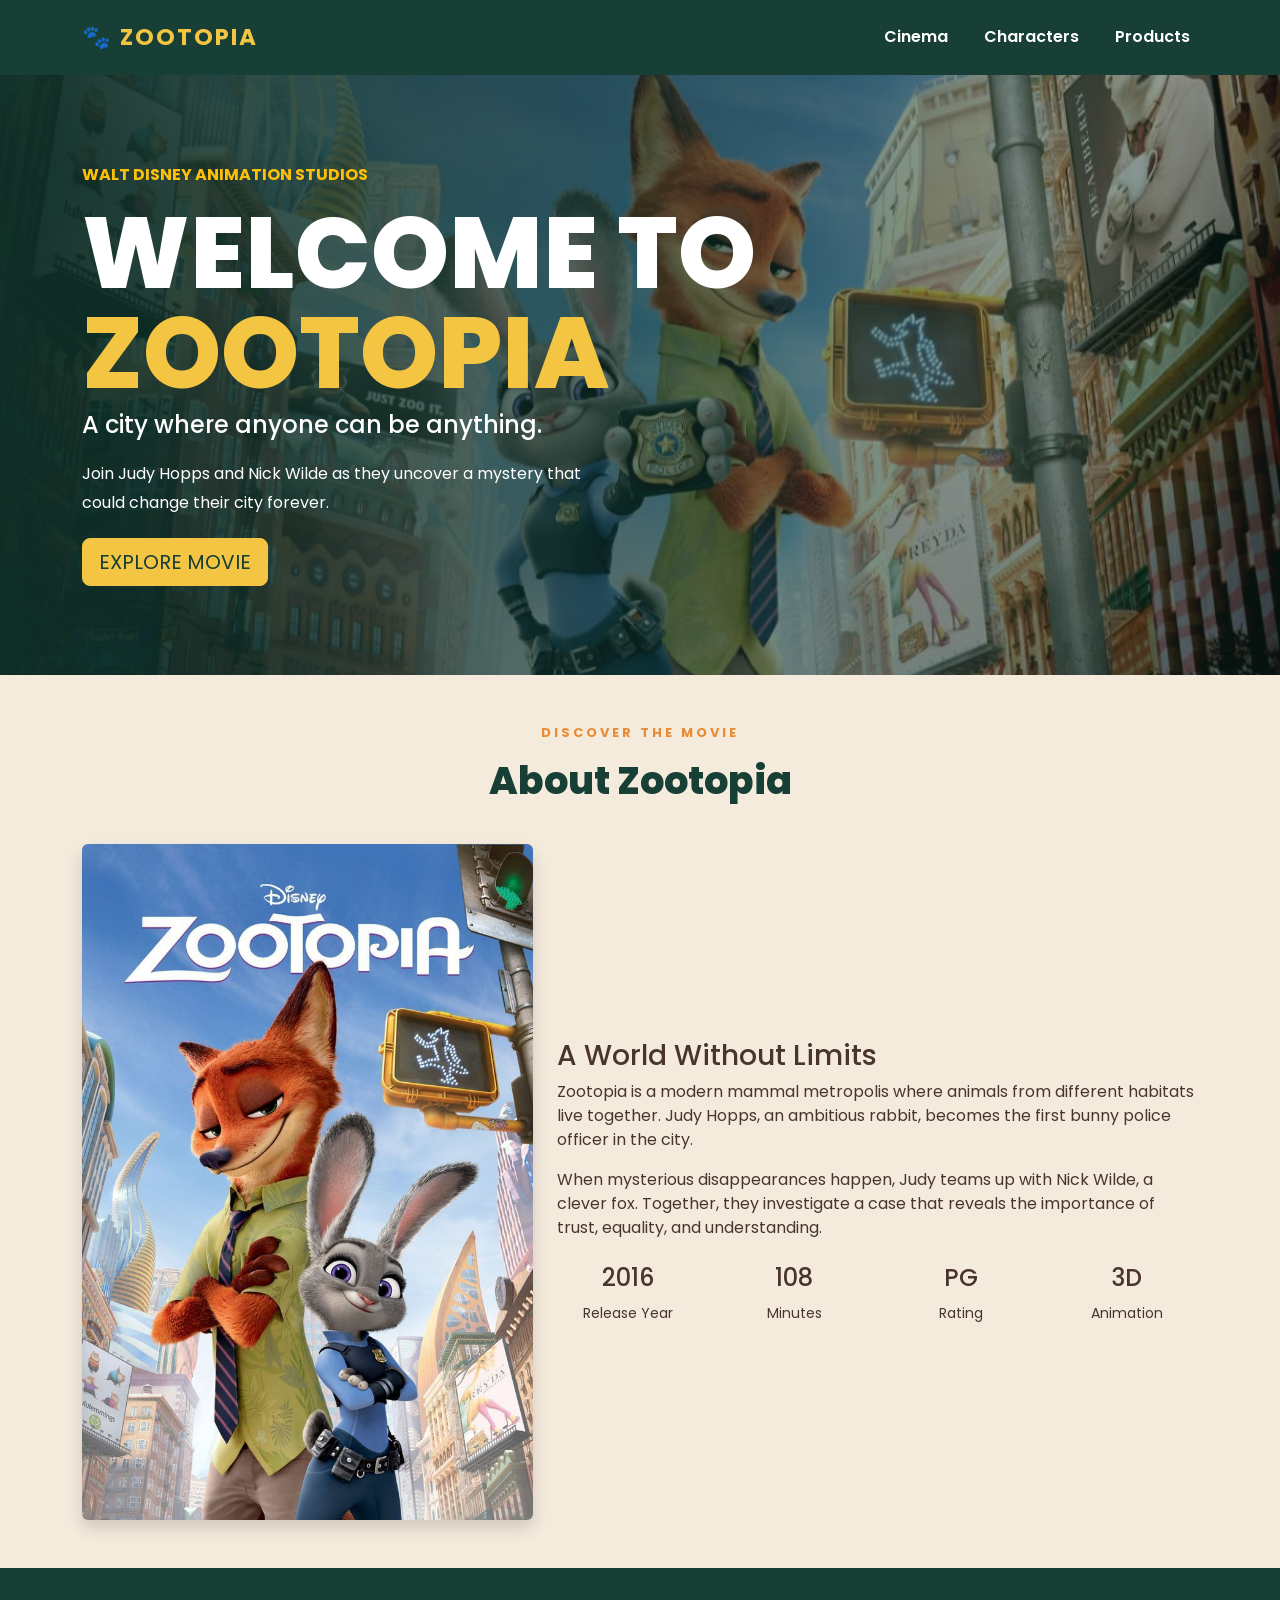
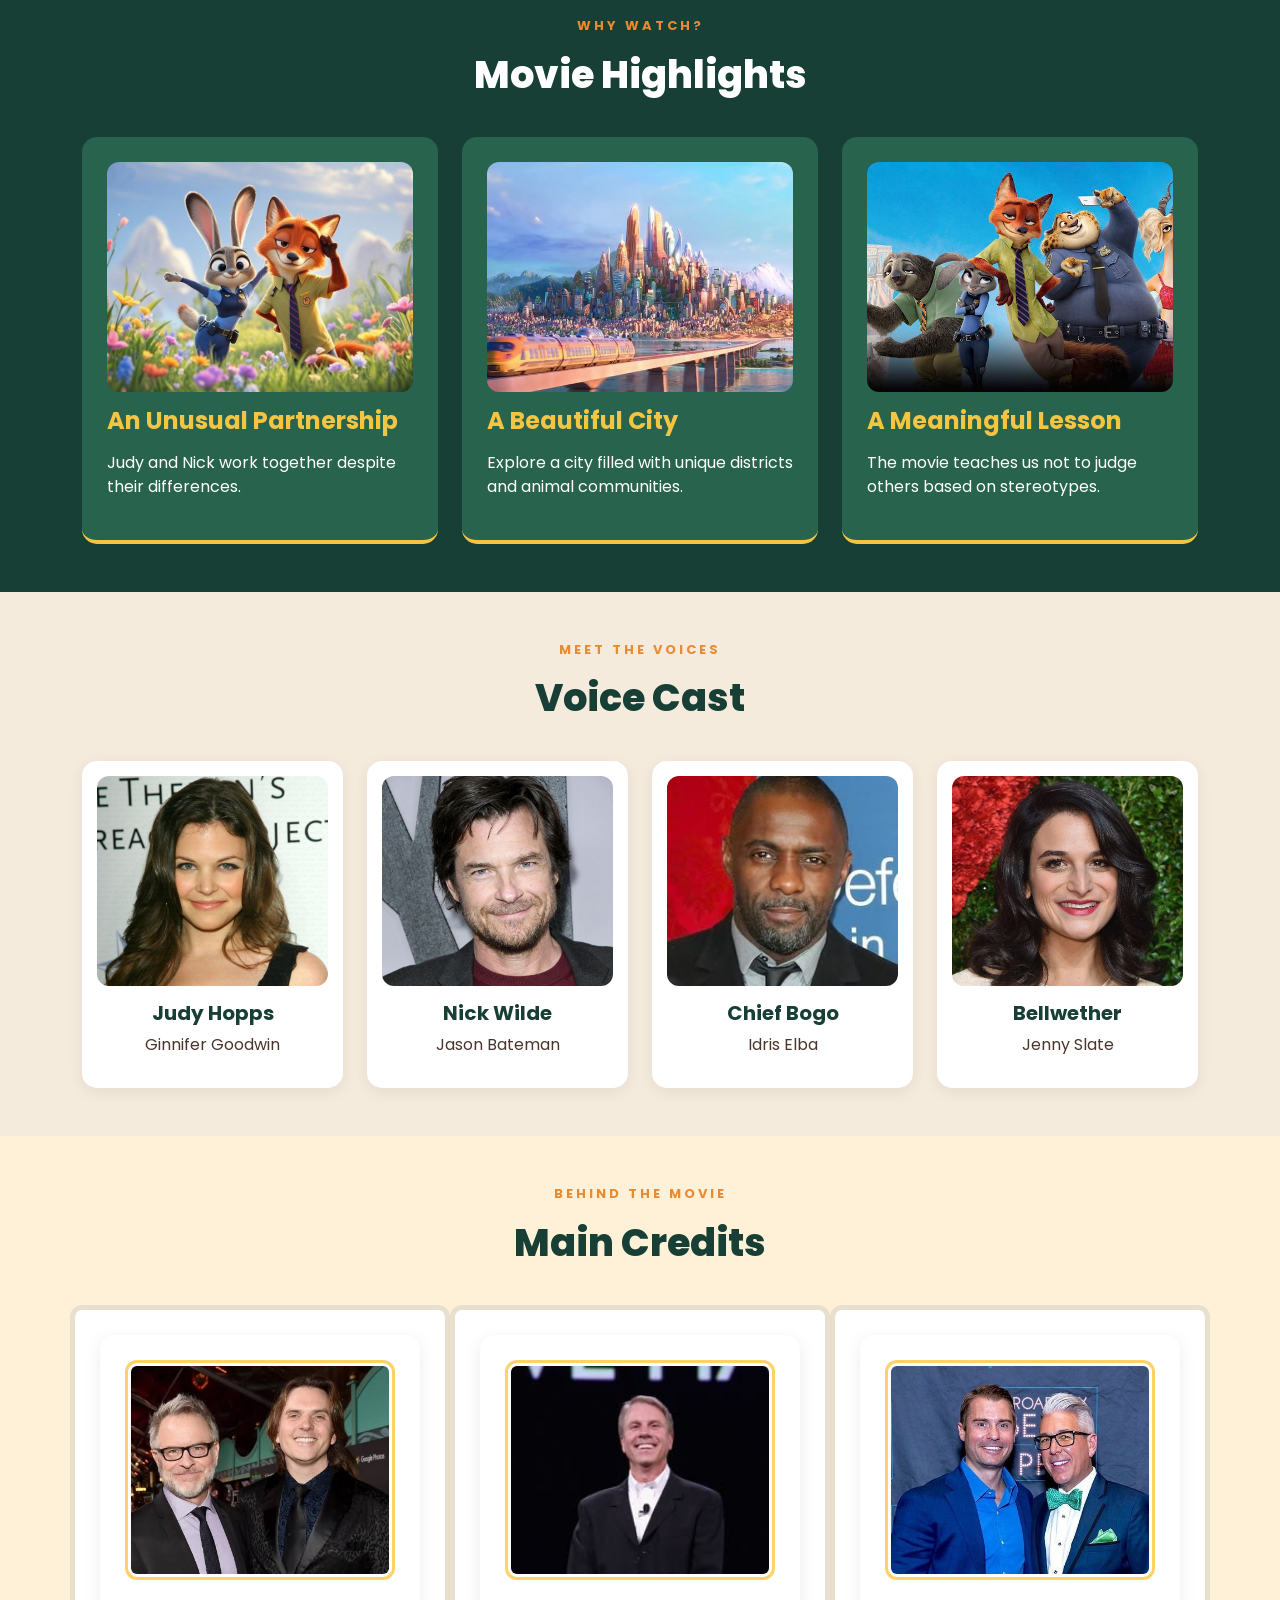
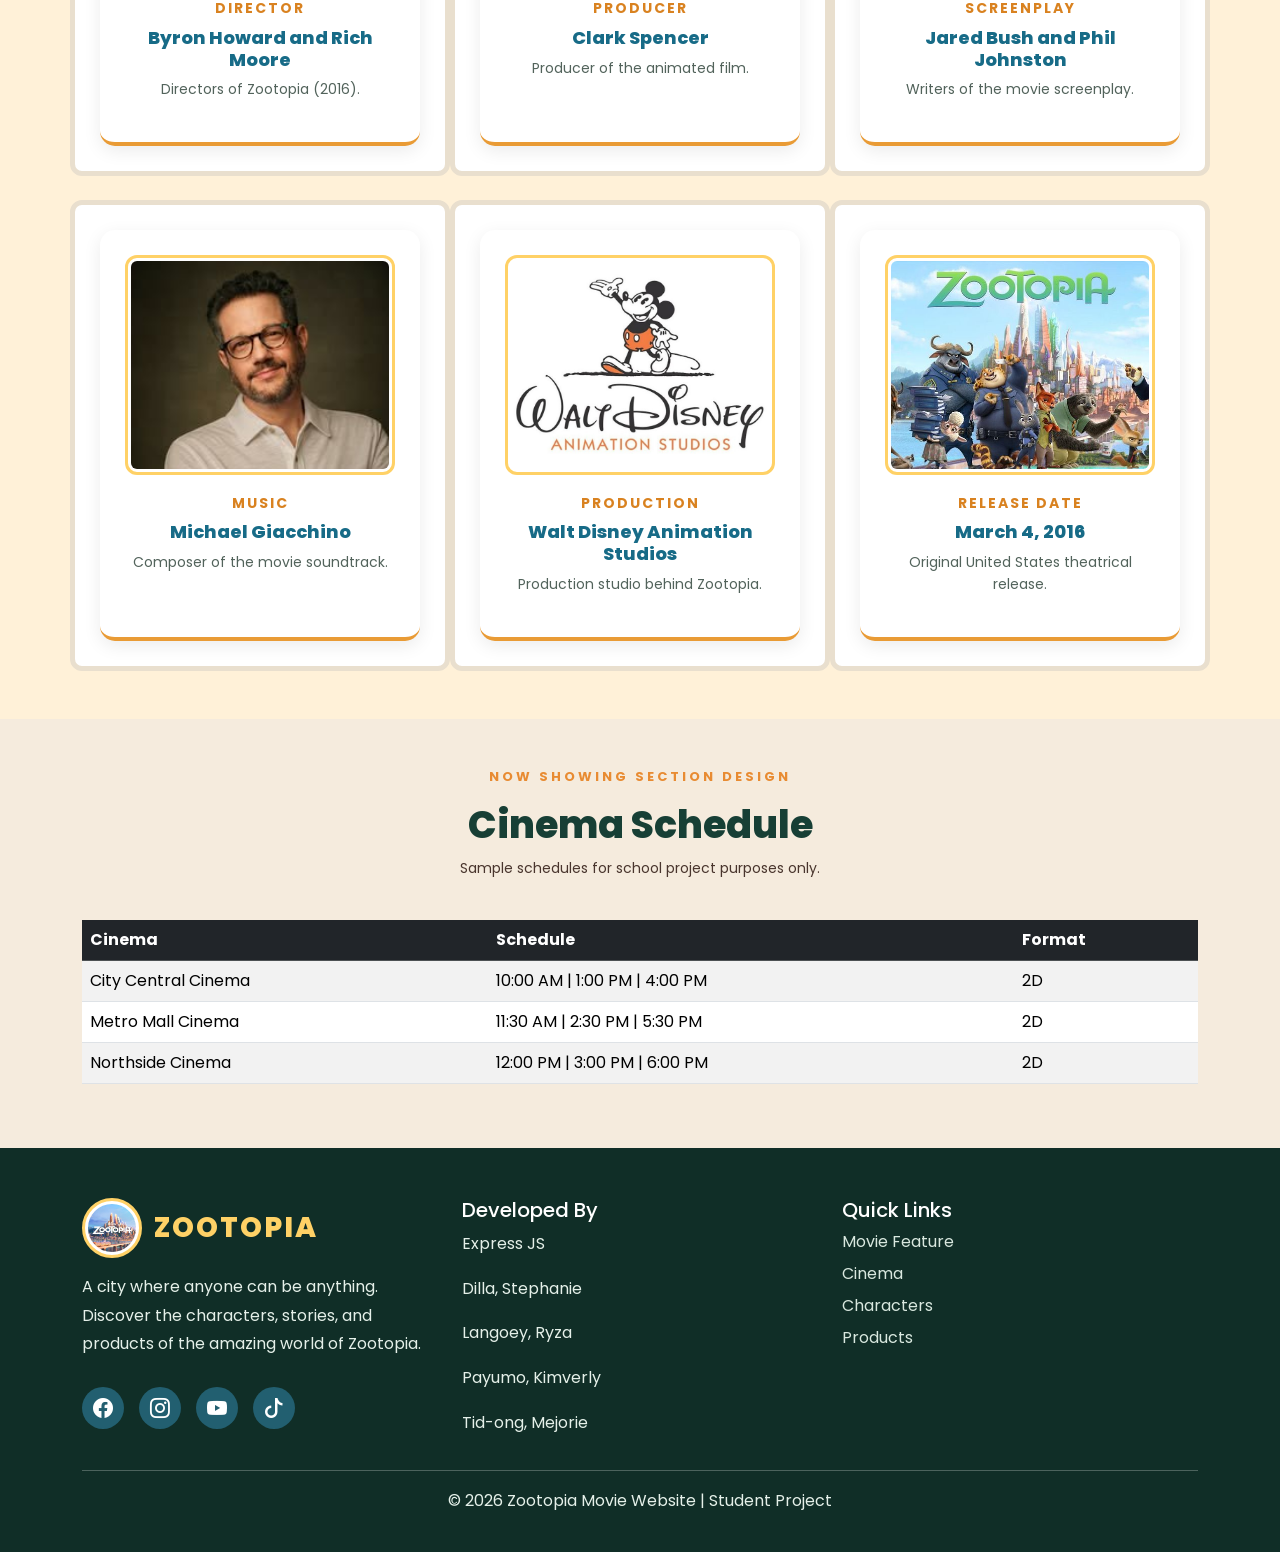
<file: index.html>
<!DOCTYPE html>
<html lang="en">

<head>
    <meta charset="UTF-8">
    <meta name="viewport" content="width=device-width, initial-scale=1.0">

    <title>Zootopia | Official Movie Fan Page</title>

    <!-- Bootstrap CSS -->
    <link href="https://cdn.jsdelivr.net/npm/bootstrap@5.3.3/dist/css/bootstrap.min.css" rel="stylesheet">

    <!-- Bootstrap Icons -->
    <link rel="stylesheet" href="https://cdn.jsdelivr.net/npm/bootstrap-icons@1.11.3/font/bootstrap-icons.min.css">

    <!-- Custom CSS -->
    <link rel="stylesheet" href="rsc/css/style.css">

</head>

<body>

<!-- NAVBAR -->
<nav class="navbar navbar-expand-lg navbar-dark">
    <div class="container">
        <a class="navbar-brand fw-bold" href="index.html">
            🐾 ZOOTOPIA
        </a>

        <button class="navbar-toggler" data-bs-toggle="collapse" data-bs-target="#menu">
            <span class="navbar-toggler-icon"></span>
        </button>

        <div class="collapse navbar-collapse" id="menu">
            <ul class="navbar-nav ms-auto">
                <li class="nav-item">
                    <a class="nav-link" href="#cinema">Cinema</a>
                </li>
                <li class="nav-item">
                    <a class="nav-link" href="character.html">Characters</a>
                </li>
                <li class="nav-item">
                    <a class="nav-link" href="products.html">Products</a>
                </li>
            </ul>
        </div>
    </div>
</nav>

<!-- HERO -->
<header class="hero">
    <div class="container">
        <p class="text-warning fw-bold">WALT DISNEY ANIMATION STUDIOS</p>

        <h1>WELCOME TO<br>
            <span>ZOOTOPIA</span>
        </h1>

        <h4>A city where anyone can be anything.</h4>

        <p class="hero-description">
            Join Judy Hopps and Nick Wilde as they uncover
            a mystery that could change their city forever.
        </p>

        <a href="#movie" class="btn btn-warning btn-lg">
            EXPLORE MOVIE
        </a>
    </div>
</header>

<!-- MOVIE INFORMATION -->
<section class="container py-5" id="movie">
    <div class="section-title">
        <p>DISCOVER THE MOVIE</p>
        <h2>About Zootopia</h2>
    </div>

    <div class="row align-items-center g-4">

        <div class="col-md-5">
            <img src="media/img/zootopia-poster.jpg"
                 class="img-fluid rounded shadow"
                 alt="Zootopia Movie Poster">
        </div>

        <div class="col-md-7">
            <h3>A World Without Limits</h3>

            <p>
                Zootopia is a modern mammal metropolis where
                animals from different habitats live together.
                Judy Hopps, an ambitious rabbit, becomes the
                first bunny police officer in the city.
            </p>

            <p>
                When mysterious disappearances happen,
                Judy teams up with Nick Wilde, a clever fox.
                Together, they investigate a case that reveals
                the importance of trust, equality, and understanding.
            </p>

            <div class="row text-center mt-4">
                <div class="col-6 col-md-3">
                    <h4>2016</h4>
                    <small>Release Year</small>
                </div>

                <div class="col-6 col-md-3">
                    <h4>108</h4>
                    <small>Minutes</small>
                </div>

                <div class="col-6 col-md-3">
                    <h4>PG</h4>
                    <small>Rating</small>
                </div>

                <div class="col-6 col-md-3">
                    <h4>3D</h4>
                    <small>Animation</small>
                </div>
            </div>
        </div>
    </div>
</section>

<!-- HIGHLIGHTS -->
<section class="highlights py-5">
    <div class="container">
        <div class="section-title">
            <p>WHY WATCH?</p>
            <h2>Movie Highlights</h2>
        </div>

        <div class="row g-4">

            <div class="col-md-4">
                <div class="highlight-card">
                    <img src="media/img/judy-nick.jpg">
                    <h4>An Unusual Partnership</h4>
                    <p>
                        Judy and Nick work together despite
                        their differences.
                    </p>
                </div>
            </div>

            <div class="col-md-4">
                <div class="highlight-card">
                    <img src="media/img/zootopia-city.jpg">
                    <h4>A Beautiful City</h4>
                    <p>
                        Explore a city filled with unique
                        districts and animal communities.
                    </p>
                </div>
            </div>

            <div class="col-md-4">
                <div class="highlight-card">
                    <img src="media/img/love.jpg">
                    <h4>A Meaningful Lesson</h4>
                    <p>
                        The movie teaches us not to judge
                        others based on stereotypes.
                    </p>
                </div>
            </div>

        </div>
    </div>
</section>

<!-- VOICE CAST -->
<section class="container py-5">
    <div class="section-title">
        <p>MEET THE VOICES</p>
        <h2>Voice Cast</h2>
    </div>

    <div class="row g-4 text-center">

        <div class="col-6 col-md-3">
            <div class="cast-card">
                <img src="media/img/Ginnifer Goodwin.jpg" alt="Judy Hopps">
                <h5>Judy Hopps</h5>
                <p>Ginnifer Goodwin</p>
            </div>
        </div>

        <div class="col-6 col-md-3">
            <div class="cast-card">
                <img src="media/img/Jason Bateman.jpg" alt="Nick Wilde">
                <h5>Nick Wilde</h5>
                <p>Jason Bateman</p>
            </div>
        </div>

        <div class="col-6 col-md-3">
            <div class="cast-card">
                <img src="media/img/Idris Elba.jpg" alt="Chief Bogo">
                <h5>Chief Bogo</h5>
                <p>Idris Elba</p>
            </div>
        </div>

        <div class="col-6 col-md-3">
            <div class="cast-card">
                <img src="media/img/Jenny Slate.jpg" alt="Bellwether">
                <h5>Bellwether</h5>
                <p>Jenny Slate</p>
            </div>
        </div>

    </div>
</section>


<!-- MAIN CREDITS -->
<section class="credits py-5">

    <div class="container">

        <div class="section-title">
            <p>BEHIND THE MOVIE</p>
            <h2>Main Credits</h2>
        </div>

        <div class="row g-4">

            <!-- DIRECTOR -->
            <div class="col-md-4">
                <div class="credit-card">
                    <img src="media/img/director.jpg"
                         alt="Zootopia Director">

                    <h5>Director</h5>
                    <h4>Byron Howard and Rich Moore</h4>
                    <p>Directors of Zootopia (2016).</p>
                </div>
            </div>

            <!-- PRODUCER -->
            <div class="col-md-4">
                <div class="credit-card">
                    <img src="media/img/producer.jpg"
                         alt="Zootopia Producer">

                    <h5>Producer</h5>
                    <h4>Clark Spencer</h4>
                    <p>Producer of the animated film.</p>
                </div>
            </div>

            <!-- SCREENPLAY -->
            <div class="col-md-4">
                <div class="credit-card">
                    <img src="media/img/screen-play.jpg"
                         alt="Zootopia Screenwriter">

                    <h5>Screenplay</h5>
                    <h4>Jared Bush and Phil Johnston</h4>
                    <p>Writers of the movie screenplay.</p>
                </div>
            </div>

            <!-- MUSIC -->
            <div class="col-md-4">
                <div class="credit-card">
                    <img src="media/img/composer.jpg"
                         alt="Zootopia Composer">

                    <h5>Music</h5>
                    <h4>Michael Giacchino</h4>
                    <p>Composer of the movie soundtrack.</p>
                </div>
            </div>

            <!-- PRODUCTION -->
            <div class="col-md-4">
                <div class="credit-card">
                    <img src="media/img/disney-studios.jpg"
                         alt="Walt Disney Animation Studios">

                    <h5>Production</h5>
                    <h4>Walt Disney Animation Studios</h4>
                    <p>Production studio behind Zootopia.</p>
                </div>
            </div>

            <!-- RELEASE DATE -->
            <div class="col-md-4">
                <div class="credit-card">
                    <img src="media/img/poster.jpg"
                         alt="Zootopia Movie Poster">

                    <h5>Release Date</h5>
                    <h4>March 4, 2016</h4>
                    <p>Original United States theatrical release.</p>
                </div>
            </div>

        </div>
    </div>
</section>


<!-- CINEMA -->
<section class="container py-5" id="cinema">
    <div class="section-title">
        <p>NOW SHOWING SECTION DESIGN</p>
        <h2>Cinema Schedule</h2>
        <small>Sample schedules for school project purposes only.</small>
    </div>

    <div class="table-responsive">
        <table class="table table-striped table-hover">
            <thead class="table-dark">
                <tr>
                    <th>Cinema</th>
                    <th>Schedule</th>
                    <th>Format</th>
                </tr>
            </thead>

            <tbody>
                <tr>
                    <td>City Central Cinema</td>
                    <td>10:00 AM | 1:00 PM | 4:00 PM</td>
                    <td>2D</td>
                </tr>

                <tr>
                    <td>Metro Mall Cinema</td>
                    <td>11:30 AM | 2:30 PM | 5:30 PM</td>
                    <td>2D</td>
                </tr>

                <tr>
                    <td>Northside Cinema</td>
                    <td>12:00 PM | 3:00 PM | 6:00 PM</td>
                    <td>2D</td>
                </tr>
            </tbody>
        </table>
    </div>
</section>

<!-- FOOTER -->
<footer class="footer">
    <div class="container">
        <div class="row g-4">

            
<div class="col-md-4">

    <!-- WEBSITE LOGO -->
    <div class="footer-brand">
        <img src="media/img/zootopia-logo.jpg"
             alt="Zootopia Logo">

        <h3>ZOOTOPIA</h3>
    </div>

    <!-- DESCRIPTION -->
    <p>
        A city where anyone can be anything.
        Discover the characters, stories, and products
        of the amazing world of Zootopia.
    </p>

    <!-- SOCIAL MEDIA -->
    <div class="social-links">

        <a href="https://www.facebook.com/"
           target="_blank" aria-label="Facebook">
            <i class="bi bi-facebook"></i>
        </a>

        <a href="https://www.instagram.com/"
           target="_blank" aria-label="Instagram">
            <i class="bi bi-instagram"></i>
        </a>

        <a href="https://www.youtube.com/"
           target="_blank" aria-label="YouTube">
            <i class="bi bi-youtube"></i>
        </a>

        <a href="https://www.tiktok.com/"
           target="_blank" aria-label="TikTok">
            <i class="bi bi-tiktok"></i>
        </a>

    </div>

</div>

            <div class="col-md-4">
                <h5>Developed By</h5>
                <p>Express JS</p>
                <p>Dilla, Stephanie</p>
                <p>Langoey, Ryza</p>
                <p>Payumo, Kimverly</p>
                <p>Tid-ong, Mejorie</p>
            </div>

            <div class="col-md-4">
                <h5>Quick Links</h5>
                <a href="#movie">Movie Feature</a>
                <a href="#cinema">Cinema</a>
                <a href="character.html">Characters</a>
                <a href="products.html">Products</a>
            </div>

        </div>

        <hr>
        <p class="text-center">
            © 2026 Zootopia Movie Website | Student Project
        </p>
    </div>
</footer>

<script src="https://cdn.jsdelivr.net/npm/bootstrap@5.3.3/dist/js/bootstrap.bundle.min.js"></script>

</body>
</html>
</file>
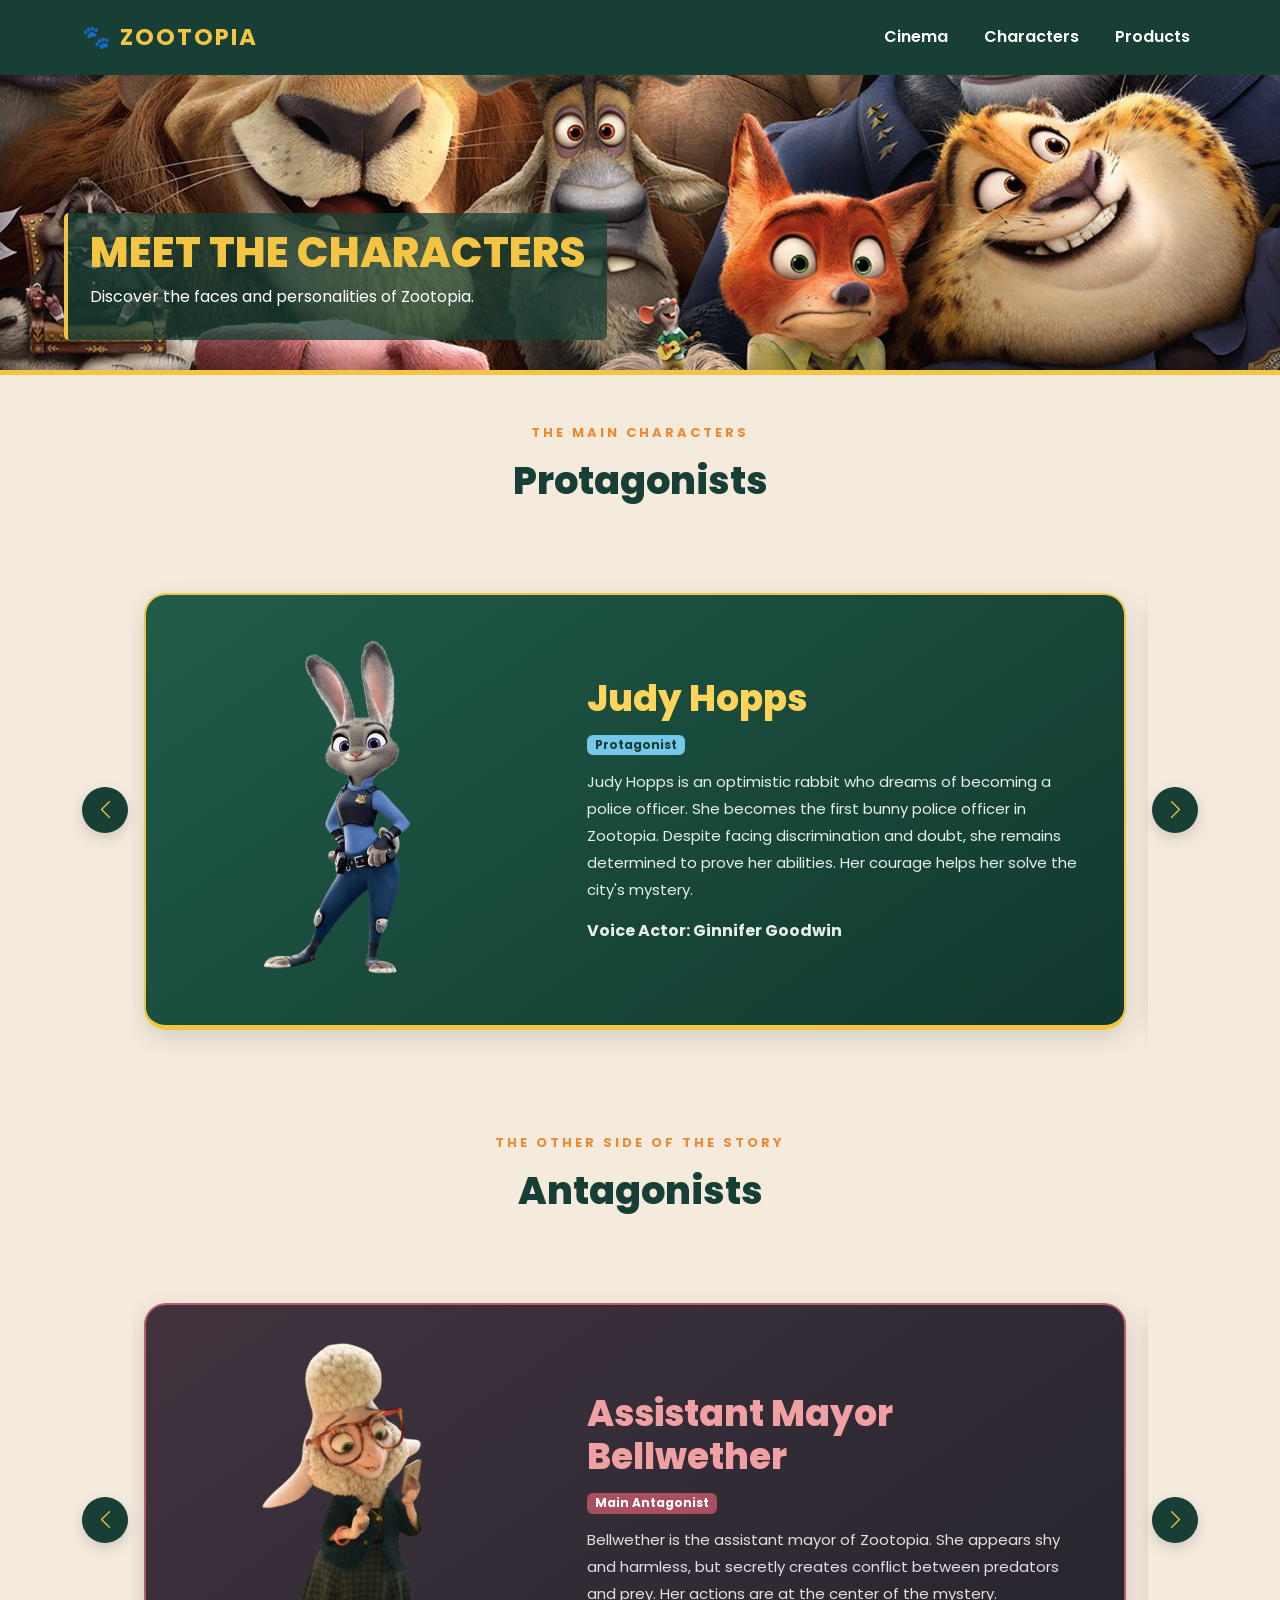
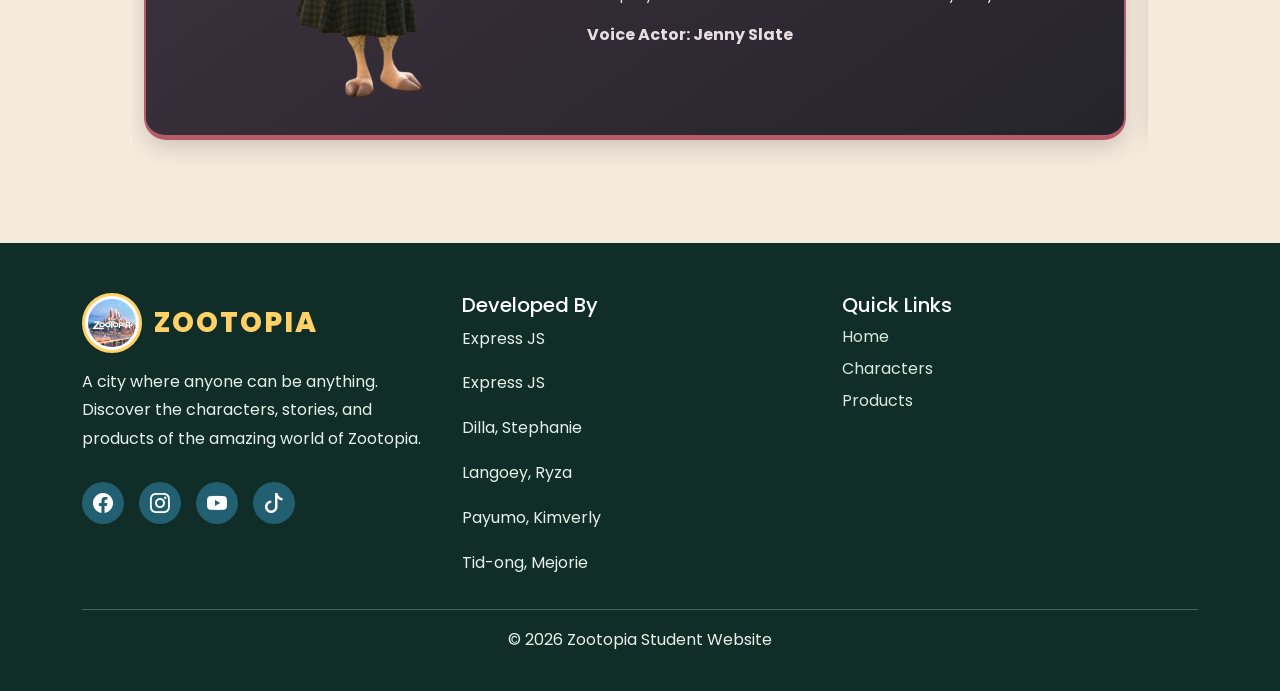
<file: character.html>
<!DOCTYPE html>
<html lang="en">
<head>
    <meta charset="UTF-8">
    <meta name="viewport" content="width=device-width, initial-scale=1.0">

    <title>Zootopia | Official Movie Fan Page</title>

    <!-- Bootstrap CSS -->
    <link href="https://cdn.jsdelivr.net/npm/bootstrap@5.3.3/dist/css/bootstrap.min.css" rel="stylesheet">

    <!-- Bootstrap Icons -->
    <link rel="stylesheet" href="https://cdn.jsdelivr.net/npm/bootstrap-icons@1.11.3/font/bootstrap-icons.min.css">

    <!-- Custom CSS -->
    <link rel="stylesheet" href="rsc/css/style.css">

</head>

<body>

<nav class="navbar navbar-expand-lg navbar-dark">
    <div class="container">
        <a class="navbar-brand fw-bold" href="index.html">🐾 ZOOTOPIA</a>
        <button class="navbar-toggler" data-bs-toggle="collapse" data-bs-target="#menu">
            <span class="navbar-toggler-icon"></span>
        </button>

        <div class="collapse navbar-collapse" id="menu">
            <ul class="navbar-nav ms-auto">
                <li><a class="nav-link" href="index.html#cinema">Cinema</a></li>
                <li><a class="nav-link active" href="characters.html">Characters</a></li>
                <li><a class="nav-link" href="products.html">Products</a></li>
            </ul>
        </div>
    </div>
</nav>

<header class="character-banner">
    <img src="media/characters/zootopia.jpg"
         alt="Zootopia characters"
         class="character-banner-image">

    <div class="character-banner-overlay">
        <h1>MEET THE CHARACTERS</h1>
        <p>Discover the faces and personalities of Zootopia.</p>
    </div>
</header>

<main class="container py-5">

    <div class="section-title">
        <p>THE MAIN CHARACTERS</p>
        <h2>Protagonists</h2>
    </div>

    <div class="character-slider">

        <button class="slider-btn prev" onclick="slideCharacters('protagonistTrack', -1)">
            <i class="bi bi-chevron-left"></i>
        </button>

        <div class="row g-4 character-slider-track" id="protagonistTrack">

        <div class="col-md-6 character-slide">
            <div class="character-card">
                <img src="media/characters/Judy-Hopps.png" alt="Judy-Hopps">
                <div>
                    <h3>Judy Hopps</h3>
                    <span class="badge bg-primary">Protagonist</span>
                    <p>
                        Judy Hopps is an optimistic rabbit who dreams
                        of becoming a police officer. She becomes the
                        first bunny police officer in Zootopia.
                        Despite facing discrimination and doubt,
                        she remains determined to prove her abilities.
                        Her courage helps her solve the city's mystery.
                    </p>
                    <b>Voice Actor: Ginnifer Goodwin</b>
                </div>
            </div>
        </div>

        <div class="col-md-6 character-slide">
            <div class="character-card">
                <img src="media/characters/Nick-Wilde.png" alt="Nick-Wilde">
                <div>
                    <h3>Nick Wilde</h3>
                    <span class="badge bg-primary">Protagonist</span>
                    <p>
                        Nick Wilde is a clever fox known for his
                        sarcastic personality and street smarts.
                        He initially works as a small-time con artist.
                        He later becomes Judy's partner in investigating
                        the missing mammals case. Through their journey,
                        Nick learns to trust others.
                    </p>
                    <b>Voice Actor: Jason Bateman</b>
                </div>
            </div>
        </div>

        <div class="col-md-6 character-slide">
            <div class="character-card">
                <img src="media/characters/Chief-Bogo.png" alt="Chief-Bogo">
                <div>
                    <h3>Chief Bogo</h3>
                    <span class="badge bg-secondary">Supporting</span>
                    <p>
                        Chief Bogo is the head of the Zootopia Police
                        Department. He is strict, serious, and initially
                        doubts Judy's abilities. He eventually recognizes
                        the importance of her investigation.
                    </p>
                    <b>Voice Actor: Idris Elba</b>
                </div>
            </div>
        </div>

        <div class="col-md-6 character-slide">
            <div class="character-card">
                <img src="media/characters/Gazelle.png" alt="Gazelle">
                <div>
                    <h3>Gazelle</h3>
                    <span class="badge bg-secondary">Supporting</span>
                    <p>
                        Gazelle is a famous pop star in Zootopia.
                        She uses her popularity to promote peace,
                        equality, and understanding among the
                        different animal communities.
                    </p>
                    <b>Voice Actor: Shakira</b>
                </div>
            </div>
        </div>

    </div>

        <button class="slider-btn next" onclick="slideCharacters('protagonistTrack', 1)">
            <i class="bi bi-chevron-right"></i>
        </button>

    </div>

    <div class="section-title mt-5">
        <p>THE OTHER SIDE OF THE STORY</p>
        <h2>Antagonists</h2>
    </div>

    <div class="character-slider">

        <button class="slider-btn prev" onclick="slideCharacters('villainTrack', -1)">
            <i class="bi bi-chevron-left"></i>
        </button>

        <div class="row g-4 character-slider-track" id="villainTrack">

        <div class="col-md-6 character-slide">
            <div class="character-card villain">
                <img src="media/characters/Bellwether.png" alt="Bellwether">
                <div>
                    <h3>Assistant Mayor Bellwether</h3>
                    <span class="badge bg-danger">Main Antagonist</span>
                    <p>
                        Bellwether is the assistant mayor of Zootopia.
                        She appears shy and harmless, but secretly
                        creates conflict between predators and prey.
                        Her actions are at the center of the mystery.
                    </p>
                    <b>Voice Actor: Jenny Slate</b>
                </div>
            </div>
        </div>

        <div class="col-md-6 character-slide">
            <div class="character-card villain">
                <img src="media/characters/Lionheart.png" alt="Lionheart">
                <div>
                    <h3>Mayor Lionheart</h3>
                    <span class="badge bg-danger">Antagonist</span>
                    <p>
                        Lionheart is the powerful leader of
                        Zootopia. He makes secret decisions during
                        the missing-mammals crisis because he wants
                        to protect his position and reputation.
                    </p>
                    <b>Voice Actor: J.K. Simmons</b>
                </div>
            </div>
        </div>

        <div class="col-md-6 character-slide">
            <div class="character-card villain">
                <img src="media/characters/Duke-Weaselton.png" alt="Duke-Weaselton">
                <div>
                    <h3>Duke Weaselton</h3>
                    <span class="badge bg-danger">Minor Antagonist</span>
                    <p>
                        Duke is a small-time criminal involved in
                        selling bootleg DVDs. His activities connect
                        him to Judy's investigation and create
                        complications for the heroes.
                    </p>
                    <b>Voice Actor: Alan Tudyk</b>
                </div>
            </div>
        </div>

    </div>

        <button class="slider-btn next" onclick="slideCharacters('villainTrack', 1)">
            <i class="bi bi-chevron-right"></i>
        </button>

    </div>

</main>

<footer class="footer">
    <div class="container">
        <div class="row">
            <div class="col-md-4">

    <!-- WEBSITE LOGO -->
    <div class="footer-brand">
        <img src="media/img/zootopia-logo.jpg"
             alt="Zootopia Logo">

        <h3>ZOOTOPIA</h3>
    </div>

    <!-- DESCRIPTION -->
    <p>
        A city where anyone can be anything.
        Discover the characters, stories, and products
        of the amazing world of Zootopia.
    </p>

    <!-- SOCIAL MEDIA -->
    <div class="social-links">

        <a href="https://www.facebook.com/"
           target="_blank" aria-label="Facebook">
            <i class="bi bi-facebook"></i>
        </a>

        <a href="https://www.instagram.com/"
           target="_blank" aria-label="Instagram">
            <i class="bi bi-instagram"></i>
        </a>

        <a href="https://www.youtube.com/"
           target="_blank" aria-label="YouTube">
            <i class="bi bi-youtube"></i>
        </a>

        <a href="https://www.tiktok.com/"
           target="_blank" aria-label="TikTok">
            <i class="bi bi-tiktok"></i>
        </a>

    </div>

</div>
            <div class="col-md-4"><h5>Developed By</h5><p>Express JS</p><p>Express JS</p>
                <p>Dilla, Stephanie</p>
                <p>Langoey, Ryza</p>
                <p>Payumo, Kimverly</p>
                <p>Tid-ong, Mejorie</p>
            </div>
            <div class="col-md-4"><h5>Quick Links</h5><a href="index.html">Home</a><a href="characters.html">Characters</a><a href="products.html">Products</a></div>
        </div>
        <hr>
        <p class="text-center">© 2026 Zootopia Student Website</p>
    </div>
</footer>

<script src="https://cdn.jsdelivr.net/npm/bootstrap@5.3.3/dist/js/bootstrap.bundle.min.js"></script>
<script src="rsc/js/character.js"></script>

</body>
</html>
</file>
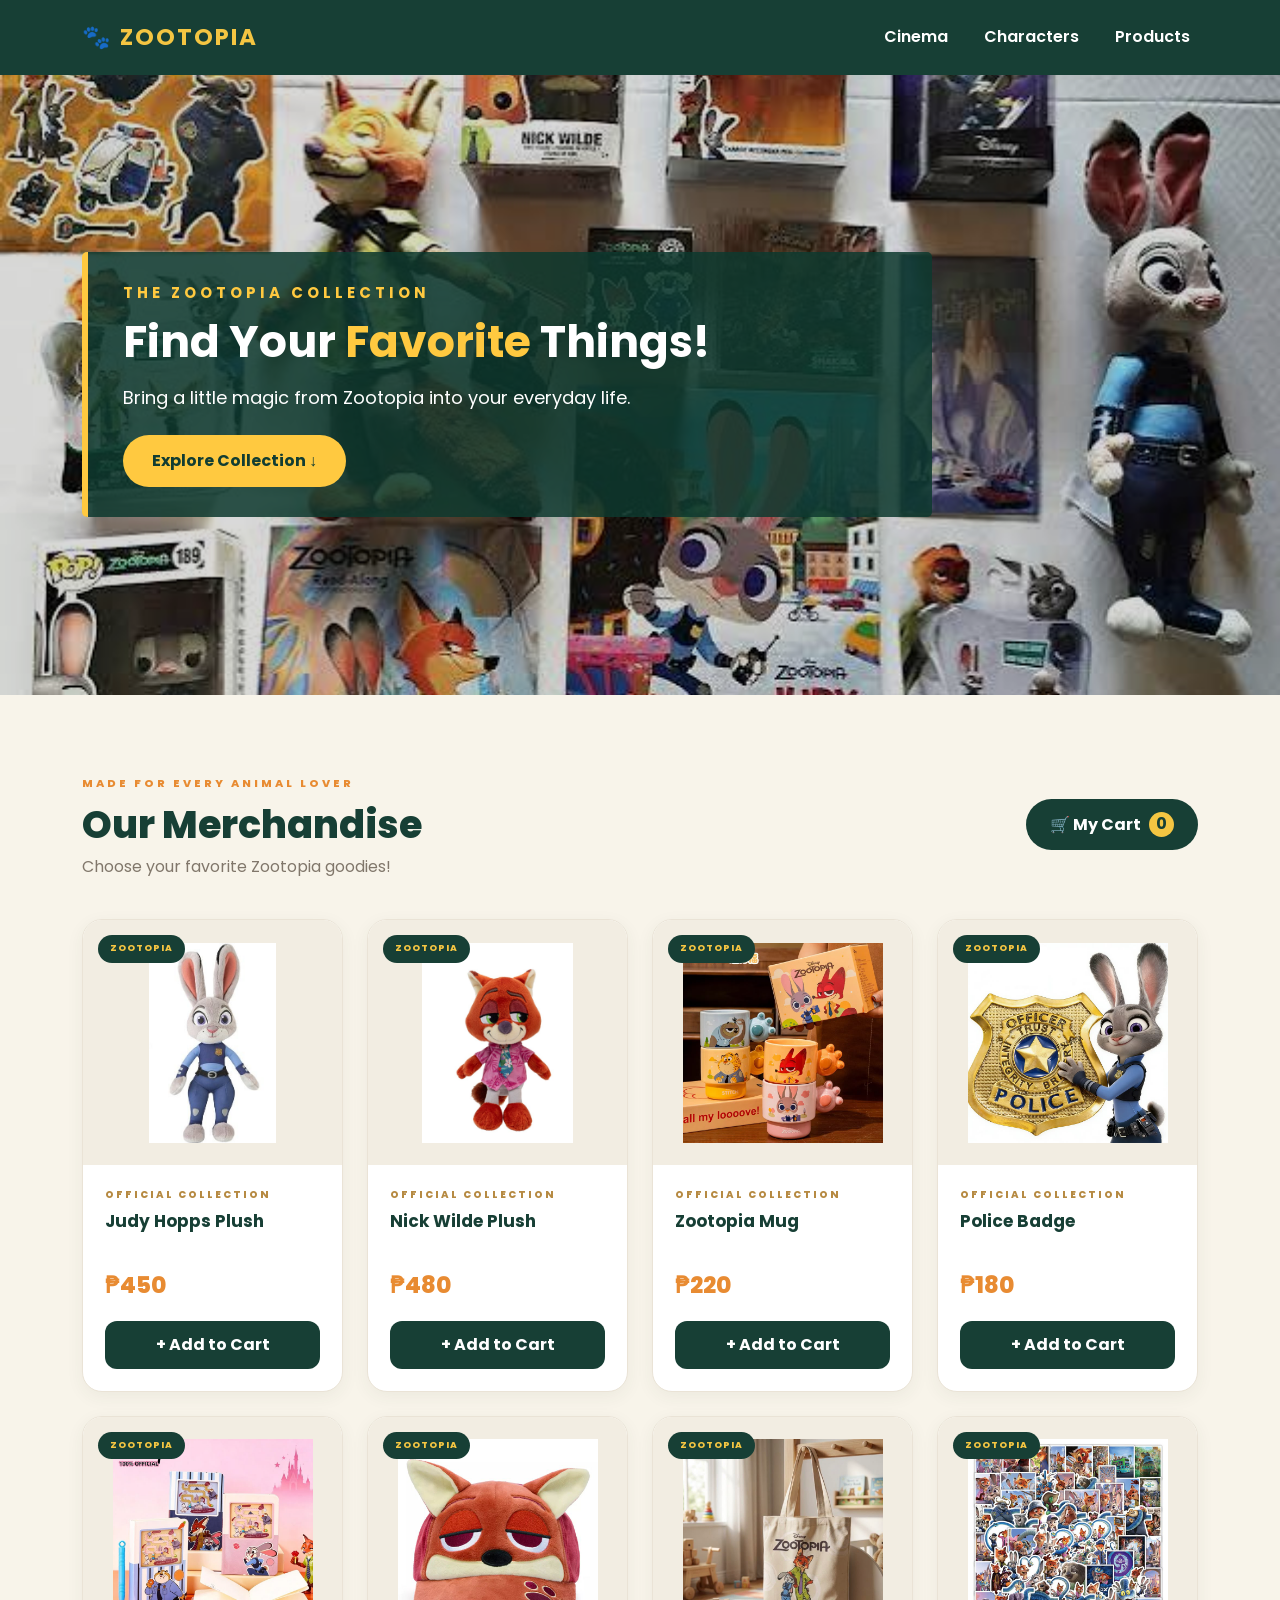
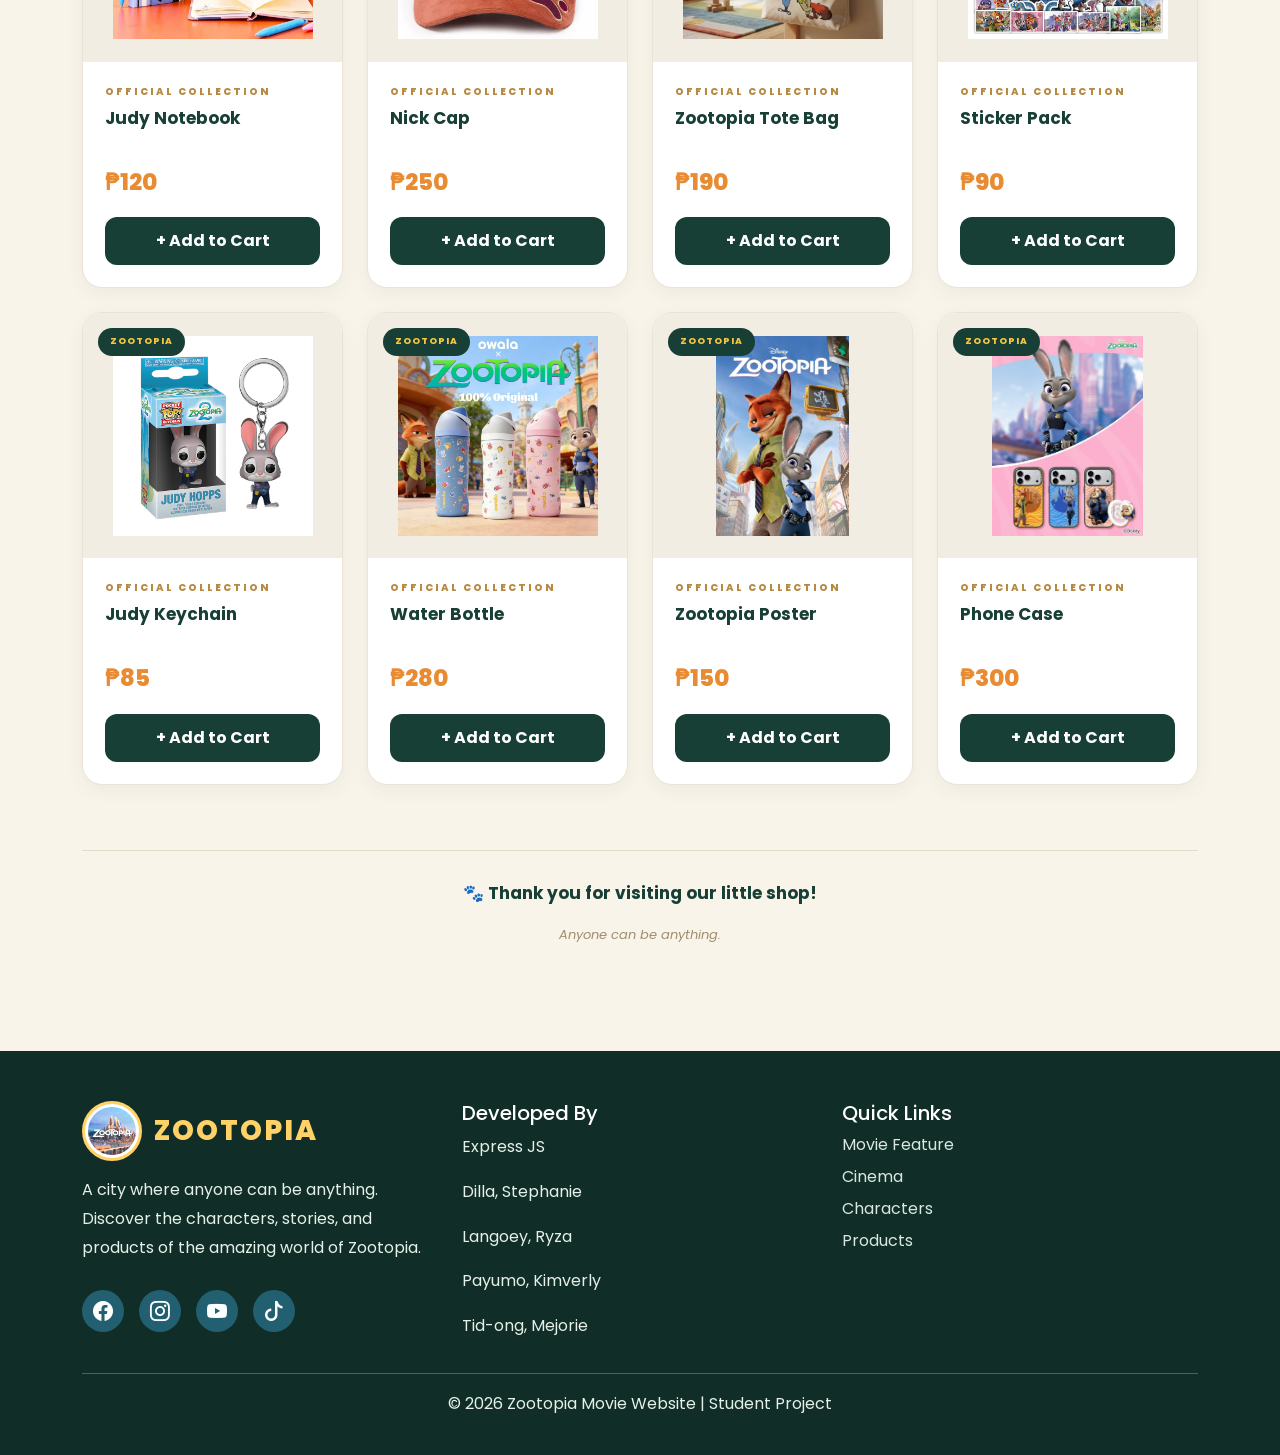
<file: products.html>
<!DOCTYPE html>
<html lang="en">
<head>
    <meta charset="UTF-8">
    <meta name="viewport" content="width=device-width, initial-scale=1.0">

    <title>Zootopia | Official Movie Fan Page</title>

    <!-- Bootstrap CSS -->
    <link href="https://cdn.jsdelivr.net/npm/bootstrap@5.3.3/dist/css/bootstrap.min.css" rel="stylesheet">

    <!-- Bootstrap Icons -->
    <link rel="stylesheet" href="https://cdn.jsdelivr.net/npm/bootstrap-icons@1.11.3/font/bootstrap-icons.min.css">

    <!-- Custom CSS -->
    <link rel="stylesheet" href="rsc/css/style.css">

</head>

<body>

<nav class="navbar navbar-expand-lg navbar-dark">
    <div class="container">
        <a class="navbar-brand fw-bold" href="index.html">🐾 ZOOTOPIA</a>
        <button class="navbar-toggler" data-bs-toggle="collapse" data-bs-target="#menu">
            <span class="navbar-toggler-icon"></span>
        </button>

        <div class="collapse navbar-collapse" id="menu">
            <ul class="navbar-nav ms-auto">
                <li><a class="nav-link" href="index.html#cinema">Cinema</a></li>
                <li><a class="nav-link" href="character.html">Characters</a></li>
                <li><a class="nav-link active" href="products.html">Products</a></li>
            </ul>
        </div>
    </div>
</nav>


<!-- PRODUCTS HERO -->
<header class="shop-hero">

    <!-- Background Image -->
    <img src="media/characters/prodbg.jpg" 
    alt="Zootopia Background" 
    class="shop-hero-image">
    <!-- Dark Overlay -->
    <div class="shop-hero-overlay"></div>
    <!-- Hero Content -->
    <div class="container shop-hero-content">
        <div class="shop-hero-text">
            <span class="shop-label">THE ZOOTOPIA COLLECTION</span>
            <h1>Find Your <span>Favorite</span> Things!</h1>
            <p>Bring a little magic from Zootopia into your everyday life.</p>
            <a href="#collection" class="btn shop-explore-btn">
                Explore Collection ↓
            </a>
        </div>
    </div>
</header>

<!-- PRODUCTS SECTION -->
<main class="shop-section" id="collection">

    <div class="container">

        <div class="shop-heading">
            <div>
                <span class="shop-subtitle">MADE FOR EVERY ANIMAL LOVER</span>
                <h2>Our Merchandise</h2>
                <p>Choose your favorite Zootopia goodies!</p>
            </div>

            <button class="btn cart-button" onclick="showCart()">
                🛒 My Cart
                <span id="cart-count">0</span>
            </button>
        </div>

        <div class="row g-4" id="product-container"></div>

        <div class="shop-bottom text-center">
            <p>🐾 Thank you for visiting our little shop!</p>
            <span>Anyone can be anything.</span>
        </div>

    </div>

</main>


<!-- CART MODAL -->
<div class="modal fade" id="cartModal" tabindex="-1">
    <div class="modal-dialog">
        <div class="modal-content">
            <div class="modal-header">
                <h5 class="modal-title">Your Shopping Cart</h5>
                <button class="btn-close" data-bs-dismiss="modal"></button>
            </div>

            <div class="modal-body" id="cart-items">
                Your cart is empty.
            </div>

            <div class="modal-footer">
                <h5>Total: ₱<span id="total">0</span></h5>
                <button class="btn btn-danger" onclick="clearCart()">Clear Cart</button>
            </div>
        </div>
    </div>
</div>

<!-- FOOTER -->
<footer class="footer">
    <div class="container">
        <div class="row g-4">

            
<div class="col-md-4">

    <!-- WEBSITE LOGO -->
    <div class="footer-brand">
        <img src="media/img/zootopia-logo.jpg"
             alt="Zootopia Logo">

        <h3>ZOOTOPIA</h3>
    </div>

    <!-- DESCRIPTION -->
    <p>
        A city where anyone can be anything.
        Discover the characters, stories, and products
        of the amazing world of Zootopia.
    </p>

    <!-- SOCIAL MEDIA -->
    <div class="social-links">

        <a href="https://www.facebook.com/"
           target="_blank" aria-label="Facebook">
            <i class="bi bi-facebook"></i>
        </a>

        <a href="https://www.instagram.com/"
           target="_blank" aria-label="Instagram">
            <i class="bi bi-instagram"></i>
        </a>

        <a href="https://www.youtube.com/"
           target="_blank" aria-label="YouTube">
            <i class="bi bi-youtube"></i>
        </a>

        <a href="https://www.tiktok.com/"
           target="_blank" aria-label="TikTok">
            <i class="bi bi-tiktok"></i>
        </a>

    </div>

</div>

            <div class="col-md-4">
                <h5>Developed By</h5>
                <p>Express JS</p>
                <p>Dilla, Stephanie</p>
                <p>Langoey, Ryza</p>
                <p>Payumo, Kimverly</p>
                <p>Tid-ong, Mejorie</p>
            </div>

            <div class="col-md-4">
                <h5>Quick Links</h5>
                <a href="#movie">Movie Feature</a>
                <a href="#cinema">Cinema</a>
                <a href="character.html">Characters</a>
                <a href="products.html">Products</a>
            </div>

        </div>

        <hr>
        <p class="text-center">
            © 2026 Zootopia Movie Website | Student Project
        </p>
    </div>
</footer>

<script src="https://cdn.jsdelivr.net/npm/bootstrap@5.3.3/dist/js/bootstrap.bundle.min.js"></script>
<script src="rsc/js/product.js"></script>

</body>
</html>
</file>
<file: rsc/css/style.css>
@import url('https://fonts.googleapis.com/css2?family=Poppins:wght@400;500;600;700;800&display=swap');

:root {
    --zoo-green: #173F35;
    --zoo-green-light: #28634E;
    --nick-orange: #E88B32;
    --ice-blue: #75C9E8;
    --judy-gold: #F4C542;
    --warm-cream: #F5EBDD;
    --city-brown: #49352D;
    --white: #FFFFFF;
}

* {
    margin: 0;
    padding: 0;
    box-sizing: border-box;
}

body {
    font-family: 'Poppins', sans-serif;
    color: var(--city-brown);
    background: var(--warm-cream);
}

/* NAVBAR */
.navbar {
    background: var(--zoo-green);
    padding: 15px;
}

.navbar-brand {
    font-size: 23px;
    letter-spacing: 2px;
    color: var(--judy-gold) !important;
    font-weight: 800;
}

.nav-link {
    color: white !important;
    margin-left: 20px;
    font-weight: 600;
    transition: .3s;
}

.nav-link:hover {
    color: var(--judy-gold) !important;
}

/* HOME HERO */
.hero {
    min-height: 600px;
    display: flex;
    align-items: center;
    color: white;
    background:
        linear-gradient(90deg, rgba(15,48,40,.95), rgba(15,48,40,.35)),
        url('../../media/img/zootopia-background.jpg') center/cover;
}

.hero h1 {
    font-size: clamp(55px, 8vw, 100px);
    font-weight: 800;
    line-height: 1;
}

.hero h1 span {
    color: var(--judy-gold);
}

.hero-description {
    max-width: 500px;
    margin: 20px 0;
    line-height: 1.8;
}

/* BUTTONS */
.btn-warning {
    background: var(--judy-gold);
    border-color: var(--judy-gold);
    color: var(--zoo-green);
}

.btn-warning:hover {
    background: var(--nick-orange);
    border-color: var(--nick-orange);
    color: white;
}

/* SECTION TITLES */
.section-title {
    text-align: center;
    margin-bottom: 40px;
}

.section-title p {
    color: var(--nick-orange);
    font-weight: 700;
    letter-spacing: 3px;
    font-size: 13px;
}

.section-title h2 {
    font-size: 38px;
    font-weight: 800;
    color: var(--zoo-green);
}


/* HIGHLIGHTS */
.highlights {
    background: var(--zoo-green);
    color: white;
}

.highlights .section-title h2 {
    color: white;
}

.highlight-card {
    background: var(--zoo-green-light);
    padding: 25px;
    border-radius: 15px;
    height: 100%;
    transition: .3s;
    border-bottom: 4px solid var(--judy-gold);
}

/* HIGHLIGHT IMAGES */
.highlight-card img {
    width: 100%;
    height: 230px;
    object-fit: cover;
    object-position: center;
    border-radius: 12px;
    display: block;
    margin-bottom: 15px;
}

.highlight-card:hover {
    transform: translateY(-8px);
    background: #34765D;
}

.highlight-card h4 {
    margin: 15px 0;
    font-weight: 700;
    color: var(--judy-gold);
}


/* CAST */
.cast-card {
    padding: 15px;
    background: white;
    border-radius: 15px;
    height: 100%;
    box-shadow: 0 4px 15px rgba(0,0,0,.07);
}

.cast-card img {
    width: 100%;
    height: 210px;
    object-fit: cover;
    border-radius: 12px;
}

.cast-card h5 {
    margin-top: 15px;
    font-weight: 700;
    color: var(--zoo-green);
}

/* CREDITS */
.credits {
    background: #E9DFCE;
}

.credits .col-md-4 {
    background: white;
    padding: 25px;
    border: 5px solid #E9DFCE;
    border-radius: 12px;
}

.credits h5 {
    color: var(--nick-orange);
    font-weight: 700;
}

/* FOOTER */
.footer {
    background: #102E27;
    color: white;
    padding: 50px 0 20px;
}

.footer a {
    display: block;
    color: #D9E8DF;
    text-decoration: none;
    margin: 8px 0;
}

.footer a:hover {
    color: var(--judy-gold);
}

/* CHARACTER PAGE */
.character-banner {
    position: relative;
    min-height: 300px;
    display: flex;
    align-items: center;
    justify-content: center;
    text-align: center;
    overflow: hidden;
    padding: 70px 20px;
    border-bottom: 5px solid var(--judy-gold);
}

.character-banner-image {
    position: absolute;
    inset: 0;
    width: 100%;
    height: 100%;
    object-fit: cover;
    object-position: center 35%;
    z-index: 0;
}

.character-banner::before {
    content: "";
    position: absolute;
    inset: 0;
    z-index: 1;
}

.character-banner-overlay {
    position: absolute;
    z-index: 2;
    left: 5%;
    bottom: 30px;
    text-align: left;

    background: rgba(23, 63, 53, 0.75);
    padding: 15px 22px;
    border-left: 4px solid var(--judy-gold);
    border-radius: 5px;
}

.character-banner-overlay h1 {
    color: var(--judy-gold);
    font-size: clamp(25px, 4vw, 42px);
    font-weight: 800;
    margin-bottom: 6px;
}

.character-banner-overlay p {
    color: white;
    font-size: 16px;
}


/* KEEP PRODUCTS PAGE BANNER */
.products-banner {
    background: linear-gradient(120deg, var(--zoo-green), var(--zoo-green-light), #3C8C78);
    color: white;
    padding: 100px 0;
    text-align: center;
}

.products-banner h1 {
    font-size: clamp(35px, 6vw, 65px);
    font-weight: 800;
    color: var(--judy-gold);
}

/* PRODUCTS */
.product-card {
    border: none;
    border-radius: 15px;
    overflow: hidden;
    box-shadow: 0 5px 20px rgba(0,0,0,.1);
    height: 100%;
    transition: .3s;
    background: white;
}

.product-card:hover {
    transform: translateY(-8px);
    box-shadow: 0 10px 25px rgba(23,63,53,.2);
}

.product-card img {
    height: 200px;
    width: 100%;
    object-fit: cover;
}

.product-card .card-body {
    padding: 20px;
}

.product-card h5 {
    font-weight: 700;
    color: var(--zoo-green);
}

.product-price {
    color: var(--nick-orange);
    font-weight: 800;
    font-size: 20px;
}

.product-img {
    width: 100%;
    height: 220px;
    object-fit: contain;
    background: var(--warm-cream);
    padding: 10px;
}

/* CART */
.modal-header {
    background: var(--zoo-green);
    color: white;
}

.modal-header .btn-close {
    filter: invert(1);
}

#total {
    color: var(--zoo-green);
    font-weight: 800;
}

/* RESPONSIVE */
@media(max-width: 768px) {
    .hero {
        min-height: 500px;
    }

    .character-card {
        flex-direction: column;
    }

    .character-card img {
        width: 100%;
        height: 220px;
    }

    .section-title h2 {
        font-size: 30px;
    }
}

/* PRODUCTS HERO SECTION */

.shop-hero {
    min-height: 620px;
    position: relative;
    display: flex;
    align-items: center;
    padding: 80px 0;
    overflow: hidden;
    background-color: #123D32;
}

/* Background image */
.shop-hero-image {
    position: absolute;
    top: 0;
    left: 0;
    width: 100%;
    height: 100%;
    object-fit: cover;
    object-position: center;
    z-index: 0;
}

/* Dark overlay */
.shop-hero-overlay {
    position: absolute;
    top: 0;
    left: 0;
    width: 100%;
    height: 100%;
    background-color: rgba(0, 0, 0, 0.15);
    z-index: 1;
}

/* Content container */
.shop-hero-content {
    position: relative;
    z-index: 2;
}


/* Text background box */
.shop-hero-text {
    background-color: rgba(13, 57, 46, 0.85);
    border-left: 6px solid #FFC940;
    padding: 30px 35px;
    max-width: 850px;
    border-radius: 5px;
}

/* Small heading */
.shop-label {
    display: block;
    color: #FFC940;
    font-size: 15px;
    font-weight: bold;
    letter-spacing: 4px;
    margin-bottom: 12px;
}

/* Main heading */
.shop-hero h1 {
    color: white;
    font-size: 44px;
    font-weight: bold;
    line-height: 1.2;
    margin-bottom: 15px;
}

/* Highlighted word */
.shop-hero h1 span {
    color: #FFC940;
}

/* Description */
.shop-hero p {
    color: white;
    font-size: 18px;
    line-height: 1.6;
    margin-bottom: 22px;
}

/* Explore button */
.shop-explore-btn {
    background-color: #FFC940;
    color: #123D32;
    padding: 13px 28px;
    border-radius: 30px;
    font-size: 16px;
    font-weight: bold;
    text-decoration: none;
    transition: 0.3s;
}

/* Button hover effect */
.shop-explore-btn:hover {
    background-color: white;
    color: #123D32;
}
/* SHOP SECTION */
.shop-section {
    background: #F8F4EA;
    padding: 75px 0;
}

.shop-heading {
    display: flex;
    justify-content: space-between;
    align-items: center;
    flex-wrap: wrap;
    gap: 20px;
    margin-bottom: 40px;
}

.shop-subtitle {
    color: #E88B32;
    font-size: 11px;
    font-weight: 800;
    letter-spacing: 3px;
}

.shop-heading h2 {
    color: #173F35;
    font-size: 38px;
    font-weight: 800;
    margin: 8px 0;
}

.shop-heading p {
    color: #81776B;
    margin: 0;
}

/* CART BUTTON */
.cart-button {
    background: #173F35;
    color: white;
    border-radius: 30px;
    padding: 12px 23px;
    font-weight: 700;
    transition: .3s;
}

.cart-button:hover {
    background: #E88B32;
    color: white;
}

#cart-count {
    display: inline-flex;
    justify-content: center;
    align-items: center;
    background: #F4C542;
    color: #173F35;
    width: 25px;
    height: 25px;
    border-radius: 50%;
    margin-left: 5px;
}

/* PRODUCT CARDS */
.product-card {
    border: 1px solid #EAE3D6;
    border-radius: 20px;
    overflow: hidden;
    background: white;
    height: 100%;
    box-shadow: 0 5px 18px rgba(45,65,48,.06);
    transition: all .35s ease;
}

.product-card:hover {
    transform: translateY(-9px);
    box-shadow: 0 15px 30px rgba(45,65,48,.15);
    border-color: #E8B84B;
}

/* PRODUCT IMAGE */
.product-image-box {
    height: 245px;
    background: #F2EDE2;
    position: relative;
    display: flex;
    justify-content: center;
    align-items: center;
    padding: 18px;
    overflow: hidden;
}

.product-card .product-img {
    width: 100%;
    height: 210px;
    object-fit: contain;
    padding: 5px;
    background: transparent;
    transition: transform .4s ease;
}

.product-card:hover .product-img {
    transform: scale(1.08);
}

/* PRODUCT LABEL */
.product-tag {
    position: absolute;
    top: 15px;
    left: 15px;
    background: #173F35;
    color: #F4C542;
    font-size: 9px;
    font-weight: 800;
    letter-spacing: 1px;
    padding: 7px 12px;
    border-radius: 20px;
    z-index: 2;
}

/* PRODUCT INFORMATION */
.product-card .card-body {
    padding: 22px;
}

.product-category {
    color: #B68A42;
    font-size: 10px;
    font-weight: 800;
    letter-spacing: 2px;
    margin-bottom: 9px;
}

.product-name {
    color: #173F35;
    font-size: 17px;
    font-weight: 700;
    min-height: 45px;
    margin-bottom: 12px;
}

.product-bottom {
    display: flex;
    align-items: center;
    justify-content: space-between;
    margin-bottom: 18px;
}

.product-price {
    color: #E88B32;
    font-size: 23px;
    font-weight: 800;
    margin: 0;
}

/* ADD TO CART */
.add-cart-btn {
    width: 100%;
    background: #173F35;
    color: white;
    border: none;
    border-radius: 12px;
    padding: 12px;
    font-weight: 700;
    transition: .3s;
}

.add-cart-btn:hover {
    background: #E88B32;
    color: white;
}

/* BOTTOM MESSAGE */
.shop-bottom {
    margin-top: 65px;
    padding: 30px;
    border-top: 1px solid #E4DCCB;
}

.shop-bottom p {
    color: #173F35;
    font-size: 17px;
    font-weight: 700;
}

.shop-bottom span {
    color: #A18D6C;
    font-size: 13px;
    font-style: italic;
}

/* SHOPPING CART MODAL */
#cartModal .modal-content {
    border: none;
    border-radius: 18px;
    overflow: hidden;
}

#cartModal .modal-header {
    background: #173F35;
    color: white;
    padding: 20px;
}

#cartModal .modal-footer {
    background: #F8F4EA;
}

#cartModal .btn-danger {
    border-radius: 10px;
}

/* Mobile layout */
@media (max-width: 768px) {

    .shop-hero {
        min-height: 550px;
        padding: 60px 0;
    }

    .shop-hero-text {
        padding: 25px 20px;
    }

    .shop-hero h1 {
        font-size: 34px;
    }

    .shop-hero p {
        font-size: 16px;
    }

    .shop-label {
        font-size: 13px;
        letter-spacing: 2px;
    }

    .product-image-box {
        height: 230px;
    }

    .product-card .product-img {
        height: 195px;
    }

    .shop-bottom {
        margin-top: 40px;
    }
}


/* FOOTER BRAND */
.footer-brand {
    display: flex;
    align-items: center;
    gap: 12px;
    margin-bottom: 15px;
}

/* CIRCULAR WEBSITE LOGO */
.footer-brand img {
    width: 60px;
    height: 60px;
    object-fit: cover;
    border-radius: 50%;
    border: 3px solid #FFD166;
    background: white;
    padding: 3px;
}


.footer-brand h3 {
    color: #FFD166;
    font-weight: 800;
    letter-spacing: 2px;
    margin: 0;
}

.footer p {
    color: #E5F0E9;
    line-height: 1.8;
}

/* SOCIAL MEDIA ICONS */
.social-links {
    display: flex;
    gap: 15px;
    margin-top: 20px;
}

.social-links a {
    display: flex;
    align-items: center;
    justify-content: center;
    width: 42px;
    height: 42px;
    background: #225F70;
    color: white;
    border-radius: 50%;
    font-size: 20px;
    text-decoration: none;
    transition: .3s;
}

.social-links a:hover {
    background: #FFD166;
    color: #164653;
    transform: translateY(-5px);
}


/* MAIN CREDITS */
.credits {
    background: #FFF1D8;
    padding: 60px 0;
}

.credit-card {
    background: white;
    padding: 25px;
    border-radius: 15px;
    height: 100%;
    text-align: center;
    box-shadow: 0 5px 18px rgba(0,0,0,0.08);
    transition: .3s;
    border-bottom: 4px solid #E99B35;
}

.credit-card:hover {
    transform: translateY(-8px);
}

.credit-card img {
    width: 100%;
    height: 220px;
    object-fit: cover;
    object-position: center;
    border-radius: 12px;
    margin-bottom: 20px;
    border: 3px solid #FFD166;
    padding: 3px;
    display: block;
}

.credit-card h5 {
    color: #D98220;
    font-weight: 700;
    text-transform: uppercase;
    font-size: 14px;
    letter-spacing: 2px;
}

.credit-card h4 {
    color: #176B87;
    font-weight: 800;
    font-size: 18px;
    margin-top: 10px;
}

.credit-card p {
    color: #52635B;
    font-size: 14px;
    line-height: 1.6;
}


/* =====================================
   ZOOTOPIA CHARACTER SLIDER
   ONE CHARACTER PER SLIDE
===================================== */

.character-slider {
    position: relative;
    padding: 10px 50px 30px;
    width: 100%;
    box-sizing: border-box;
}

.character-slider-track {
    display: flex;
    flex-wrap: nowrap;
    overflow-x: auto;
    scroll-behavior: smooth;
    scroll-snap-type: x mandatory;
    scrollbar-width: none;
    padding: 15px 5px 25px;
    margin: 0;
}

.character-slider-track::-webkit-scrollbar {
    display: none;
}

/* ONE CHARACTER PER SLIDE */

.character-slide {
    display: flex;
    flex: 0 0 100%;
    max-width: 100%;
    min-width: 100%;
    scroll-snap-align: start;
    box-sizing: border-box;
}

/* SHARED CARD DESIGN */

.character-card {
    display: flex;
    flex-direction: row;
    align-items: center;
    gap: 30px;

    width: 100%;
    min-height: 430px;
    height: auto;

    padding: 25px;
    box-sizing: border-box;
    border-radius: 22px;
    overflow: hidden;

    transition: .3s ease;
}

.character-card:hover {
    transform: translateY(-4px);
}

/* CHARACTER IMAGE - LEFT SIDE */

.character-card img {
    flex: 0 0 40%;
    width: 40%;
    max-width: 40%;
    height: 380px;

    margin: 0;
    padding: 5px;

    object-fit: contain;
    object-position: center;
    background: transparent;
    border: none;
    border-radius: 0;

    mix-blend-mode: normal;
    transition: .3s ease;
}

.character-card:hover img {
    transform: scale(1.04);
}

/* CHARACTER INFORMATION - RIGHT SIDE */

.character-card > div {
    flex: 1;
    min-width: 0;
    padding: 15px;
    text-align: left;
}

.character-card h3 {
    font-size: clamp(24px, 3vw, 36px);
    font-weight: 800;
    margin-bottom: 12px;
}

.character-card p {
    font-size: 15px;
    line-height: 1.8;
    margin-top: 12px;
    overflow-wrap: break-word;
}

/* PROTAGONISTS */

.character-card:not(.villain) {
    background: linear-gradient(145deg, #205C49, #12382F);
    border: 2px solid #F4C542;
    border-bottom: 5px solid #F4C542;
    box-shadow: 0 8px 22px rgba(23,63,53,.15);
}

.character-card:not(.villain) h3 {
    color: #FFD45B;
}

.character-card:not(.villain) p,
.character-card:not(.villain) b {
    color: #E5EFE8;
}

.character-card:not(.villain) .badge {
    background: #75C9E8 !important;
    color: #173F35 !important;
}

/* VILLAINS */

.character-card.villain {
    background: linear-gradient(145deg, #40333F, #25242D);
    border: 2px solid #B65C68;
    border-bottom: 5px solid #B65C68;
    box-shadow: 0 8px 22px rgba(50,30,40,.18);
}

.character-card.villain h3 {
    color: #F0A0A2;
}

.character-card.villain p,
.character-card.villain b {
    color: #E8DDE1;
}

.character-card.villain .badge {
    background: #A94F60 !important;
    color: white !important;
}

/* SLIDER ARROWS */

.slider-btn {
    position: absolute;
    top: 45%;
    z-index: 5;

    width: 46px;
    height: 46px;

    border: none;
    border-radius: 50%;

    background: #173F35;
    color: #F4C542;

    font-size: 21px;
    box-shadow: 0 5px 14px rgba(0,0,0,.15);

    cursor: pointer;
    transition: .3s;
}

.slider-btn.prev {
    left: 0;
}

.slider-btn.next {
    right: 0;
}

.slider-btn:hover {
    background: #28634E;
    transform: scale(1.08);
}

/* HALF-SCREEN AND TABLET */

@media (max-width: 900px) {
    .character-card {
        gap: 18px;
        padding: 20px;
        min-height: 380px;
    }

    .character-card img {
        flex-basis: 40%;
        width: 40%;
        max-width: 40%;
        height: 360px;
    }

    .character-card > div {
        padding: 10px;
    }

    .character-card p {
        font-size: 14px;
    }
}

/* MOBILE */

@media (max-width: 576px) {
    .character-slider {
        padding-left: 30px;
        padding-right: 30px;
    }

    .character-card {
        flex-direction: column;
        gap: 10px;
        padding: 18px;
    }

    .character-card img {
    flex: 0 0 40%;
    width: 40%;
    max-width: 40%;
    height: 380px;
    }

    .character-card > div {
        width: 100%;
        padding: 10px;
        text-align: center;
    }

    .slider-btn {
        width: 38px;
        height: 38px;
        font-size: 17px;
    }
}

.character-card img[alt="Chief Bogo"] {
    transform: scale(1.45);
    transform-origin: center;
}

/* Keep the enlargement when hovering */
.character-card:hover img[alt="Chief Bogo"] {
    transform: scale(1.50);
}
</file>
